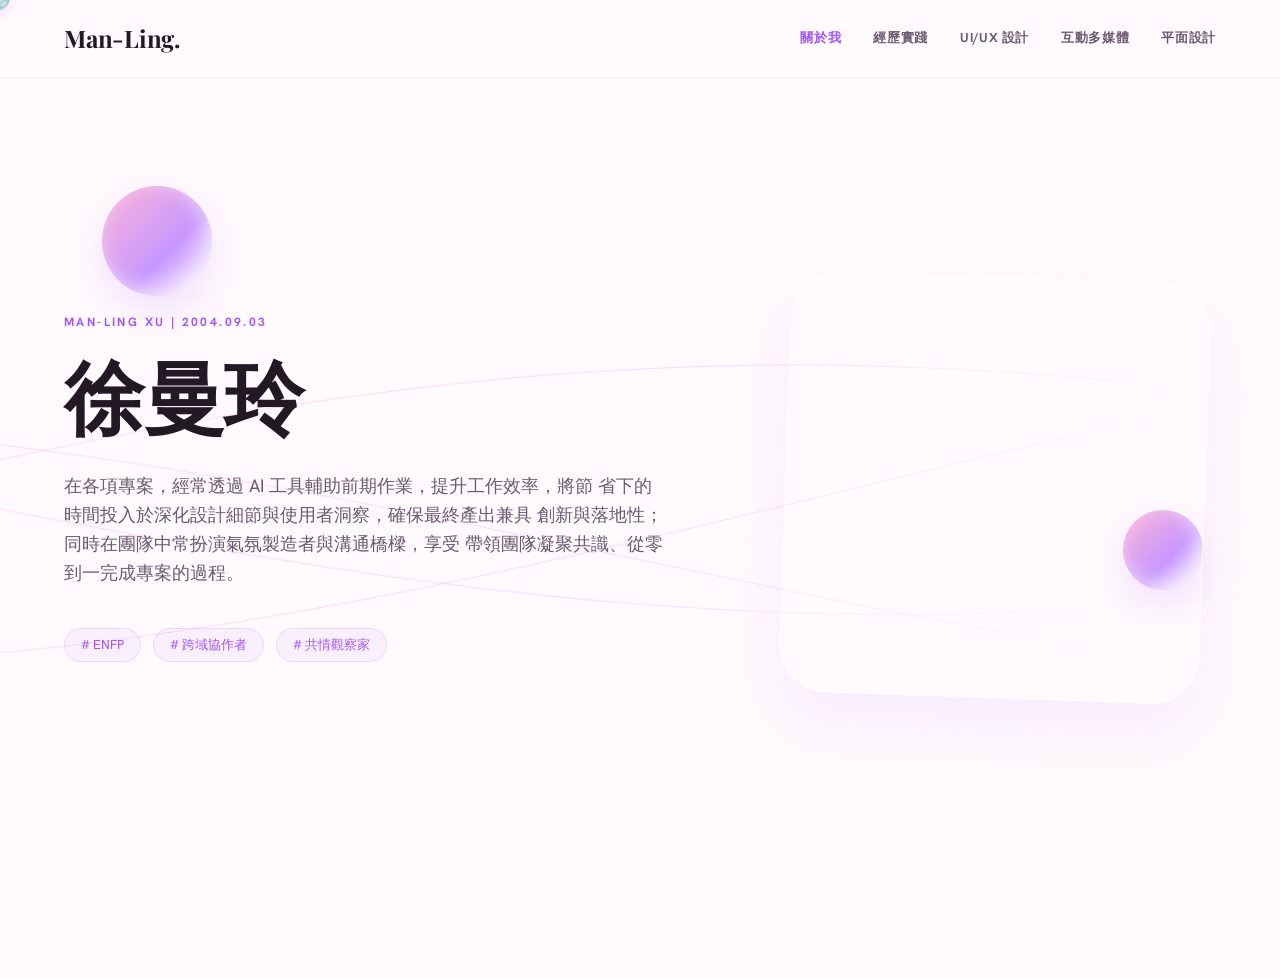
<file: index.html>
<!DOCTYPE html>
<html lang="zh-Hant-TW" class="scroll-smooth">

<head>
    <meta charset="utf-8" />
    <meta content="width=device-width, initial-scale=1.0" name="viewport" />
    <title>徐曼玲 Man-Ling XU | Portfolio</title>
    <link
        href="https://fonts.googleapis.com/css2?family=Playfair+Display:ital,wght@0,600;0,700;1,600&family=Hanken+Grotesk:wght@400;700&display=swap"
        rel="stylesheet" />
    <link href="https://fonts.googleapis.com/css2?family=Material+Symbols+Outlined:wght,FILL@100..700,0..1&display=swap"
        rel="stylesheet" />
    <link rel="stylesheet" href="./portfolio/style.css">
</head>

<body>

    <div class="custom-cursor" id="cursor"></div>

    <header class="site-header">
        <nav class="nav-container">
            <a class="nav-logo" href="index.html">Man-Ling.</a>
            <div class="nav-links">
                <a class="nav-link active" href="index.html">關於我</a>
                <a class="nav-link" href="./portfolio/experience.html">經歷實踐</a>
                <a class="nav-link" href="./portfolio/uiux.html">UI/UX 設計</a>
                <a class="nav-link" href="./portfolio/interactive.html">互動多媒體</a>
                <a class="nav-link" href="./portfolio/graphic.html">平面設計</a>
            </div>
        </nav>
    </header>

    <main class="abstract-theme" id="main-canvas">
        <canvas id="fluid-bg"></canvas>

        <div class="floating-sphere sphere-1"></div>
        <div class="floating-sphere sphere-2"></div>

        <section class="hero-section" id="about">
            <div class="hero-content">
                <span class="hero-tagline animate-fade-in">MAN-LING XU | 2004.09.03</span>
                <h1 class="hero-title animate-fade-in delay-1">
                    <span class="Chinese-name-text">徐曼玲</span>
    
                </h1>
                <p class="hero-description animate-fade-in delay-2">
                    在各項專案，經常透過 AI 工具輔助前期作業，提升工作效率，將節
                    省下的時間投入於深化設計細節與使用者洞察，確保最終產出兼具
                    創新與落地性；同時在團隊中常扮演氣氛製造者與溝通橋樑，享受
                    帶領團隊凝聚共識、從零到一完成專案的過程。
                </p>
                <div class="trait-tags animate-fade-in delay-3">
                    <span class="trait-tag"># ENFP</span>
                    <span class="trait-tag"># 跨域協作者</span>
                    <span class="trait-tag"># 共情觀察家</span>
                </div>
            </div>

            <div class="hero-visual animate-fade-in delay-4">
                <div class="hero-image-container">
                    <div class="hero-image-slider">
                        <img class="slider-img" alt="徐曼玲 照片1" src="./images/myself.jpg" />
                        <img class="slider-img" alt="徐曼玲 照片2" src="./images/myself.jpg" />
                        <img class="slider-img" alt="徐曼玲 照片3" src="./images/myself.jpg" />
                    </div>
                    <div class="vapor-overlay"></div>
                </div>
            </div>
        </section>
    </main>

    <!-- <footer class="site-footer">
        <div class="footer-info">
            <span class="footer-logo">徐曼玲 Man-Ling XU</span>
            <p class="footer-copyright">© 2026 Portfolio. Built with Fluid Aesthetics.</p>
        </div>
        <div class="footer-links">
            <a class="footer-link" href="mailto:mina20049393@gmail.com">mina20049393@gmail.com</a>
        </div>
    </footer> -->

    <script src="./portfolio/script.js"></script>
</body>

</html>
</file>
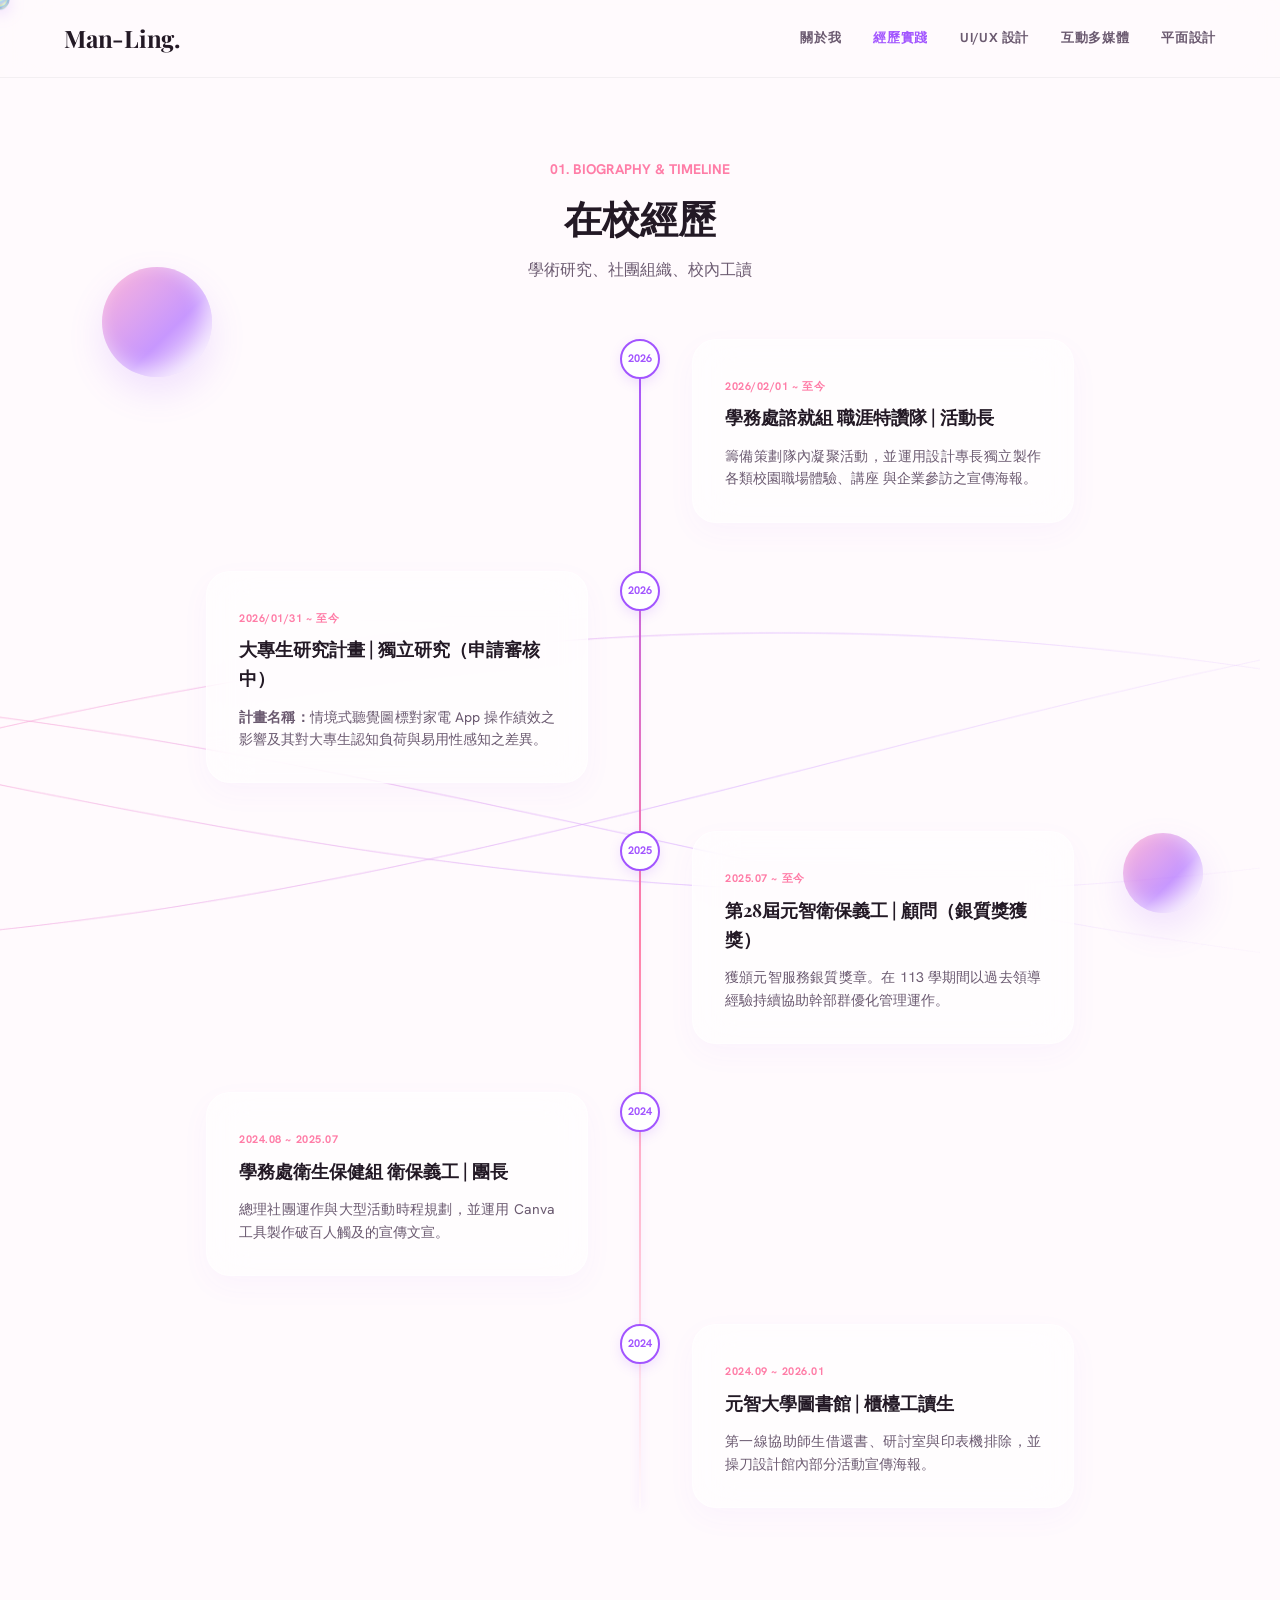
<file: portfolio/experience.html>
<!DOCTYPE html>
<html lang="zh-Hant-TW">
<head>
    <meta charset="utf-8"/>
    <meta content="width=device-width, initial-scale=1.0" name="viewport"/>
    <title>經歷與實踐 | 徐曼玲 Man-Ling XU</title>
    <link href="https://fonts.googleapis.com/css2?family=Playfair+Display:ital,wght@0,600;0,700;1,600&family=Hanken+Grotesk:wght@400;700&display=swap" rel="stylesheet"/>
    <link href="https://fonts.googleapis.com/css2?family=Material+Symbols+Outlined:wght,FILL@100..700,0..1&display=swap" rel="stylesheet"/>
    <link rel="stylesheet" href="style.css">
</head>
<body>
    <div class="custom-cursor" id="cursor"></div>
    
    <header class="site-header">
        <nav class="nav-container">
            <a class="nav-logo" href="../index.html">Man-Ling.</a>
            <div class="nav-links">
                <a class="nav-link" href="../index.html">關於我</a>
                <a class="nav-link active" href="./experience.html">經歷實踐</a>
                <a class="nav-link" href="./uiux.html">UI/UX 設計</a>
                <a class="nav-link" href="./interactive.html">互動多媒體</a>
                <a class="nav-link" href="./graphic.html">平面設計</a>
            </div>
        </nav>
    </header>

    <main class="abstract-theme" id="main-canvas">
        <canvas id="fluid-bg"></canvas>
        
        <div class="floating-sphere sphere-1"></div>
        <div class="floating-sphere sphere-2"></div>

        <section class="portfolio-section" style="padding-top: 5rem;">
            <div class="section-header" style="max-width: 800px; margin: 0 auto 3rem; text-align: center;">
                <span class="section-num">01. BIOGRAPHY & TIMELINE</span>
                <h2 class="section-title">在校經歷</span></h2>
                <p class="section-subtitle">學術研究、社團組織、校內工讀</p>
            </div>
            
            <div class="timeline-container reveal-on-scroll is-visible">
                <div class="timeline-item">
                    <div class="timeline-badge">2026</div>
                    <div class="timeline-panel glass-pane">
                        <span class="timeline-date">2026/02/01 ~ 至今</span>
                        <h3 class="timeline-title">學務處諮就組 職涯特讚隊 | 活動長</h3>
                        <p class="timeline-desc">籌備策劃隊內凝聚活動，並運用設計專長獨立製作各類校園職場體驗、講座 與企業參訪之宣傳海報。</p>
                    </div>
                </div>
                <div class="timeline-item">
                    <div class="timeline-badge">2026</div>
                    <div class="timeline-panel glass-pane">
                        <span class="timeline-date">2026/01/31 ~ 至今</span>
                        <h3 class="timeline-title">大專生研究計畫 | 獨立研究（申請審核中）</h3>
                        <p class="timeline-desc"><strong>計畫名稱：</strong>情境式聽覺圖標對家電 App 操作績效之影響及其對大專生認知負荷與易用性感知之差異。</p>
                    </div>
                </div>
                <div class="timeline-item">
                    <div class="timeline-badge">2025</div>
                    <div class="timeline-panel glass-pane">
                        <span class="timeline-date">2025.07 ~ 至今</span>
                        <h3 class="timeline-title">第28屆元智衛保義工 | 顧問（銀質獎獲獎）</h3>
                        <p class="timeline-desc">獲頒元智服務銀質獎章。在 113 學期間以過去領導經驗持續協助幹部群優化管理運作。</p>
                    </div>
                </div>
                <div class="timeline-item">
                    <div class="timeline-badge">2024</div>
                    <div class="timeline-panel glass-pane">
                        <span class="timeline-date">2024.08 ~ 2025.07</span>
                        <h3 class="timeline-title">學務處衛生保健組 衛保義工 | 團長</h3>
                        <p class="timeline-desc">總理社團運作與大型活動時程規劃，並運用 Canva 工具製作破百人觸及的宣傳文宣。</p>
                    </div>
                </div>
                <div class="timeline-item">
                    <div class="timeline-badge">2024</div>
                    <div class="timeline-panel glass-pane">
                        <span class="timeline-date">2024.09 ~ 2026.01</span>
                        <h3 class="timeline-title">元智大學圖書館 | 櫃檯工讀生</h3>
                        <p class="timeline-desc">第一線協助師生借還書、研討室與印表機排除，並操刀設計館內部分活動宣傳海報。</p>
                    </div>
                </div>
            </div>
        </section>
    </main>

    <script src="script.js"></script>
</body>
</html>
</file>
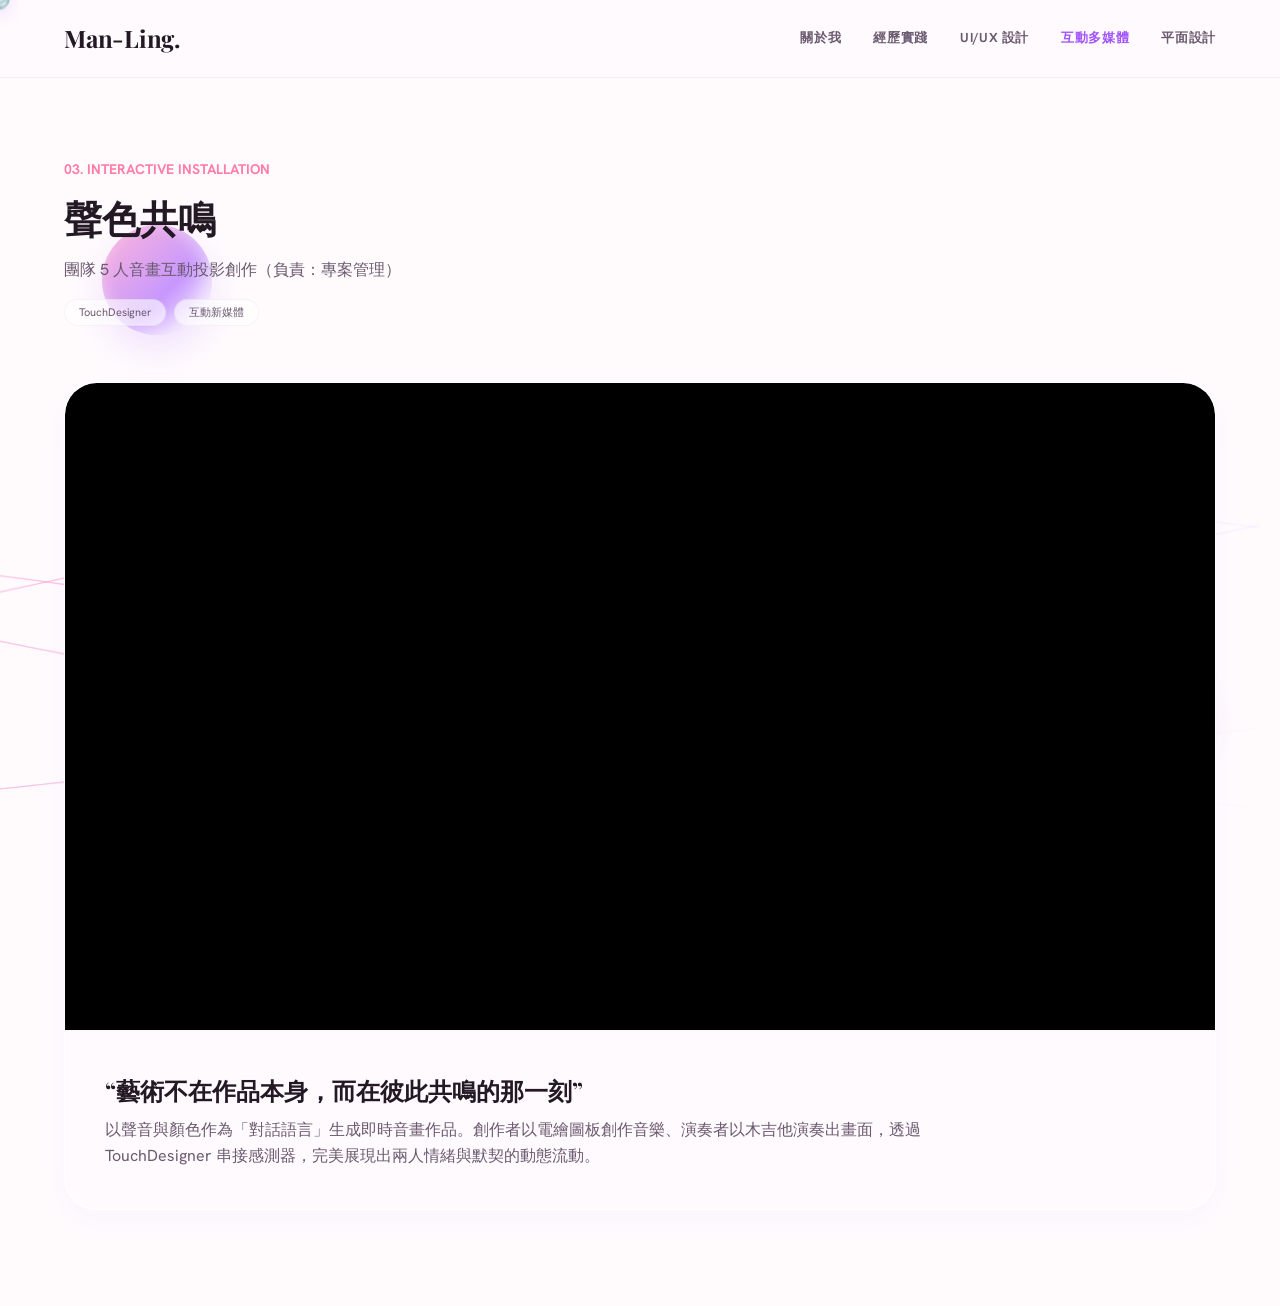
<file: portfolio/interactive.html>
<!DOCTYPE html>
<html lang="zh-Hant-TW">
<head>
    <meta charset="utf-8"/>
    <meta content="width=device-width, initial-scale=1.0" name="viewport"/>
    <title>互動多媒體設計 | 徐曼玲 Man-Ling XU</title>
    <link href="https://fonts.googleapis.com/css2?family=Playfair+Display:ital,wght@0,600;0,700;1,600&family=Hanken+Grotesk:wght@400;700&display=swap" rel="stylesheet"/>
    <link rel="stylesheet" href="style.css">
</head>
<body>
    <div class="custom-cursor" id="cursor"></div>
    
    <header class="site-header">
        <nav class="nav-container">
            <a class="nav-logo" href="../index.html">Man-Ling.</a>
            <div class="nav-links">
                <a class="nav-link" href="../index.html">關於我</a>
                <a class="nav-link" href="./experience.html">經歷實踐</a>
                <a class="nav-link" href="./uiux.html">UI/UX 設計</a>
                <a class="nav-link active" href="./interactive.html">互動多媒體</a>
                <a class="nav-link" href="./graphic.html">平面設計</a>
            </div>
        </nav>
    </header>

    <main class="abstract-theme" id="main-canvas">
        <canvas id="fluid-bg"></canvas>
        
        <div class="floating-sphere sphere-1"></div>
        <div class="floating-sphere sphere-2"></div>

        <section class="portfolio-section" style="padding-top: 5rem;">
            <div class="section-header">
                <div>
                    <span class="section-num">03. INTERACTIVE INSTALLATION</span>
                    <h2 class="section-title">聲色共鳴</h2>
                    <p class="section-subtitle">團隊 5 人音畫互動投影創作（負責：專案管理）</p>
                </div>
                <div class="badge-container">
                    <span class="badge">TouchDesigner</span>
                    <span class="badge">互動新媒體</span>
                </div>
            </div>
            <!-- 互動作品影音展示區 -->
            <div class="bento-grid">
                <div class="bento-card col-span-12 glass-pane reveal-on-scroll" style="height: auto; min-height: 500px;">
                    
                    <!-- YouTube 響應式影片外殼 -->
                    <div class="youtube-responsive-container" style="position: relative; width: 100%; padding-bottom: 56.25%; height: 0; background-color: #000; border-radius: var(--radius-card) var(--radius-card) 0 0; overflow: hidden;">
                        
                        <!-- 💡 修正點：加上 position: absolute 以及寬高 100%，讓影片完美適中填滿外殼 -->
                        <iframe
                            src="https://www.youtube.com/embed/O6b20dgkGTc?si=3Si_tc3ffaPYzF5v" 
                            title="YouTube video player" 
                            frameborder="0" 
                            allow="accelerometer; autoplay; clipboard-write; encrypted-media; gyroscope; picture-in-picture; web-share" 
                            referrerpolicy="strict-origin-when-cross-origin" 
                            allowfullscreen
                            style="position: absolute; top: 0; left: 0; width: 100%; height: 100%; border: none;">
                        </iframe>
                    </div>

                    <!-- 下方文字論述區塊 -->
                    <div class="card-overlay gradient-bottom" style="position: relative; background: rgba(255, 250, 253, 0.85); padding: 2.5rem; border-radius: 0 0 var(--radius-card) var(--radius-card); border-top: 1px solid rgba(0,0,0,0.02);">
                        <h3 class="card-title-lg" style="margin-bottom: 0.5rem; color: var(--color-on-surface);">“藝術不在作品本身，而在彼此共鳴的那一刻”</h3>
                        <p class="card-desc" style="max-width: 850px; color: var(--color-on-surface-variant);">
                            以聲音與顏色作為「對話語言」生成即時音畫作品。創作者以電繪圖板創作音樂、演奏者以木吉他演奏出畫面，透過 TouchDesigner 串接感測器，完美展現出兩人情緒與默契的動態流動。
                        </p>
                    </div>
                </div>
            </div>
        </section>
    </main>

    <script src="script.js"></script>
</body>
</html>
</file>
<file: portfolio/style.css>
/* ==========================================================================
   1. 曼玲的作品集專屬調色盤 - 【明亮極光流體版】
   ========================================================================== */
:root {
    --color-surface: #fffafd;               /* 明亮通透的柔粉白底色 */
    --color-on-surface: #231925;            /* 深紫灰文字（兼顧明亮與極佳易讀性） */
    --color-on-surface-variant: #6b5a70;    /* 優雅的煙燻紫灰次要字 */
    --color-primary: #a255ff;               /* 亮麗極光紫 */
    --color-accent-pink: #ff7da7;           /* 育秀盃未來寵物 APP 櫻花粉 */
    
    --radius-card: 2rem;
    --radius-full: 9999px;
    --padding-desktop: clamp(24px, 5vw, 80px);
    --gutter: 32px;
    --container-max-width: 1440px;

    --font-headline: 'Playfair Display', 'PingFang TC', serif;
    --font-body: 'Hanken Grotesk', 'PingFang TC', sans-serif;

    --fs-display: clamp(38px, 6vw, 76px);
    --fs-headline-lg: clamp(26px, 4vw, 38px);
    --fs-headline-sm: clamp(20px, 2.5vw, 24px);
    --fs-body-lg: clamp(16px, 1.5vw, 18px);
    --fs-body-md: 16px;
    --fs-label-caps: 12px;
}

/* ==========================================================================
   2. 全域基礎重設（防止邊距撐開跑版）
   ========================================================================== */
*, *::before, *::after {
    box-sizing: border-box;
    margin: 0;
    padding: 0;
}

html {
    scroll-behavior: smooth;
}

body {
    background-color: var(--color-surface);
    color: var(--color-on-surface);
    font-family: var(--font-body);
    font-size: var(--fs-body-md);
    line-height: 1.6;
    overflow-x: hidden;
    -webkit-font-smoothing: antialiased;
}

@media (min-width: 768px) {
    body { cursor: none; } /* 啟用自訂太極游標 */
}

/* ==========================================================================
   3. Canvas 背景與 3D 浮動球體
   ========================================================================== */
.abstract-theme {
    position: relative;
    min-height: 100vh;
    width: 100%;
    z-index: 1;
}

#fluid-bg {
    position: absolute;
    top: 0;
    left: 0;
    width: 100%;
    height: 100%;
    z-index: 0;
    pointer-events: none;
}

.floating-sphere {
    position: absolute;
    border-radius: 50%;
    background: linear-gradient(135deg, rgba(255, 153, 200, 0.7) 0%, rgba(162, 85, 255, 0.6) 60%, rgba(255, 255, 255, 0) 100%);
    box-shadow: 0 15px 35px rgba(162, 85, 255, 0.15), inset -6px -6px 20px rgba(255, 255, 255, 0.6);
    z-index: 2;
    pointer-events: none;
}

.sphere-1 { top: 12%; left: 8%; width: 110px; height: 110px; animation: floatY 14s infinite ease-in-out alternate; }
.sphere-2 { top: 48%; right: 6%; width: 80px; height: 80px; animation: floatY 10s infinite ease-in-out alternate-reverse; }
.sphere-3 { bottom: 15%; left: 15%; width: 50px; height: 50px; animation: floatY 7s infinite ease-in-out alternate; }

@keyframes floatY {
    0% { transform: translateY(0px) scale(1); filter: blur(2px); }
    100% { transform: translateY(-25px) scale(1.03); filter: blur(4px); }
}

/* ==========================================================================
   4. 導覽列與輕盈玻璃擬態卡片（修正過於透明導致疊字的問題）
   ========================================================================== */
.site-header {
    position: sticky;
    top: 0;
    width: 100%;
    /* 調整磨砂玻璃的飽和度，避免滾動時後方文字穿透雜亂 */
    background: rgba(255, 250, 253, 0.75); 
    backdrop-filter: blur(24px);
    -webkit-backdrop-filter: blur(24px);
    border-bottom: 1px solid rgba(35, 25, 37, 0.05);
    z-index: 100;
}

.nav-container {
    display: flex;
    justify-content: space-between;
    align-items: center;
    padding: 1.2rem var(--padding-desktop);
    max-width: var(--container-max-width);
    margin: 0 auto;
}

.nav-logo {
    font-family: var(--font-headline);
    font-size: var(--fs-headline-sm);
    font-weight: 700;
    color: var(--color-on-surface);
    text-decoration: none;
    letter-spacing: -0.01em;
}

.nav-links { display: none; gap: 32px; }
@media (min-width: 1024px) { .nav-links { display: flex; } }

.nav-link {
    font-size: 13px;
    font-weight: 700;
    color: var(--color-on-surface-variant);
    text-decoration: none;
    letter-spacing: 0.05em;
    transition: color 0.3s;
}
.nav-link:hover, .nav-link.active { color: var(--color-primary); }

.btn {
    display: inline-flex;
    align-items: center;
    justify-content: center;
    padding: 0.7rem 1.6rem;
    border-radius: var(--radius-full);
    border: none;
    font-size: 12px;
    font-weight: 700;
    cursor: pointer;
    transition: all 0.3s ease;
    text-decoration: none;
}

.btn-primary {
    background: linear-gradient(90deg, #a255ff, var(--color-accent-pink));
    color: #ffffff;
    box-shadow: 0 8px 20px rgba(162, 85, 255, 0.2);
}
.btn-primary:hover {
    transform: translateY(-2px);
    box-shadow: 0 12px 28px rgba(162, 85, 255, 0.35);
}

.glass-pane {
    background: rgba(255, 255, 255, 0.55);
    backdrop-filter: blur(20px);
    -webkit-backdrop-filter: blur(20px);
    border: 1px solid rgba(255, 255, 255, 0.6);
    box-shadow: 0 10px 30px rgba(162, 85, 255, 0.04);
}

/* ==========================================================================
   5. 補齊結構排版樣式（防範 Bento Grid 跑版的核心）
   ========================================================================== */
.hero-section {
    position: relative;
    z-index: 10;
    min-height: calc(100vh - 80px);
    display: grid;
    grid-template-columns: 1fr;
    align-items: center;
    padding: var(--padding-desktop);
    max-width: var(--container-max-width);
    margin: 0 auto;
    gap: 48px;
}
@media (min-width: 1024px) { .hero-section { grid-template-columns: 1.2fr 0.8fr; } }

.hero-tagline {
    display: block;
    font-size: var(--fs-label-caps);
    font-weight: 700;
    color: var(--color-primary);
    letter-spacing: 0.2em;
    margin-bottom: 1rem;
}

.hero-title { font-family: var(--font-headline); font-size: 80px; color: var(--color-on-surface); line-height: 1.15; margin-bottom: 2rem; }
.hero-description { color: var(--color-on-surface-variant); font-size: var(--fs-body-lg); margin-bottom: 2.5rem; max-width: 600px; }

.trait-tags { display: flex; gap: 12px; flex-wrap: wrap; }
.trait-tag {
    background: rgba(162, 85, 255, 0.06);
    border: 1px solid rgba(162, 85, 255, 0.15);
    padding: 6px 16px;
    border-radius: var(--radius-full);
    font-size: 13px;
    color: var(--color-primary);
}

.hero-image-container {
    width: 100%;
    max-width: 420px;
    aspect-ratio: 1 / 1;
    border-radius: 3rem;
    overflow: hidden;
    transform: rotate(2deg);
    box-shadow: 0 30px 60px rgba(162, 85, 255, 0.08);
    border: 1px solid rgba(255, 255, 255, 0.8);
    margin: 0 auto;
}

.cover-img { width: 100%; height: 100%; object-fit: cover; }
.Chinese-name-text { font-size: 80px}

/* Bento 網格系統 */
.portfolio-section { position: relative; z-index: 10; padding: 6rem var(--padding-desktop); max-width: var(--container-max-width); margin: 0 auto; }
.section-num { font-size: 14px; font-weight: 700; color: var(--color-accent-pink); display: block; margin-bottom: 0.5rem; }
.section-title { font-family: var(--font-headline); font-size: var(--fs-headline-lg); color: var(--color-on-surface); }
.section-subtitle { color: var(--color-on-surface-variant); margin-top: 0.5rem; }

.badge-container { display: flex; gap: 8px; margin-top: 1rem; flex-wrap: wrap; }
.badge { padding: 4px 14px; background: rgba(255, 255, 255, 0.6); border: 1px solid rgba(0, 0, 0, 0.04); border-radius: var(--radius-full); font-size: 11px; color: var(--color-on-surface-variant); }
.logo { padding: 4px 14px; background: rgba(255, 255, 255, 0.6); border: 1px solid rgba(255, 255, 255, 0.04); border-radius: var(--radius-full); font-size: 11px; color: var(--color-on-surface-variant); }

.bento-grid { display: grid; grid-template-columns: 1fr; gap: var(--gutter); margin-top: 3.5rem; }
@media (min-width: 768px) { .bento-grid { grid-template-columns: repeat(12, 1fr); } }

.bento-card { position: relative; border-radius: var(--radius-card); overflow: hidden; min-height: 260px; transition: all 0.5s cubic-bezier(0.16, 1, 0.3, 1); }
.bento-card:hover { transform: translateY(-5px); border-color: rgba(162, 85, 255, 0.3); box-shadow: 0 30px 60px rgba(162, 85, 255, 0.08); }

@media (min-width: 768px) {
    .col-span-12 { grid-column: span 12; }
    .col-span-8 { grid-column: span 8; }
    .col-span-7 { grid-column: span 7; }
    .col-span-5 { grid-column: span 5; }
    .col-span-4 { grid-column: span 4; }
}

.card-text-content { padding: 2.5rem; }
.card-inner-title { font-family: var(--font-headline); font-size: var(--fs-headline-sm); color: var(--color-on-surface); margin-bottom: 1rem; }
.card-inner-desc { color: var(--color-on-surface-variant); font-size: var(--fs-body-lg); }
.card-inner-info { color: var(--color-on-surface-variant); }

.blueprint-mini-grid { display: grid; grid-template-columns: 1fr; gap: 24px; margin-top: 2rem; }
@media (min-width: 768px) { .blueprint-mini-grid { grid-template-columns: repeat(3, 1fr); } }
.blueprint-node h4 { font-size: 14px; color: var(--color-primary); margin-bottom: 0.5rem; }
.blueprint-node p { font-size: 14px; color: var(--color-on-surface-variant); }

.work-title { font-family: var(--font-headline); font-size: 20px; color: var(--color-on-surface); margin: 0.5rem 0; }
.work-desc { font-size: 14px; color: var(--color-on-surface-variant); }
.card-tag { font-size: 11px; color: var(--color-accent-pink); font-weight: 700; text-transform: uppercase; }

.card-overlay { position: absolute; inset: 0; padding: 3rem; display: flex; flex-direction: column; justify-content: flex-end; }
.gradient-bottom { background: linear-gradient(to top, rgba(255, 250, 253, 0.9) 0%, transparent 80%); }
.card-title-lg { font-family: var(--font-headline); font-size: var(--fs-headline-sm); color: var(--color-on-surface); margin-bottom: 0.5rem; }
.card-desc { color: var(--color-on-surface-variant); font-size: var(--fs-body-md); }

/* ==========================================================================
   6. 獨立頁面時間軸樣式表 (Timeline Section)
   ========================================================================== */
.timeline-container { position: relative; max-width: 900px; margin: 3.5rem auto 0; padding: 0 1rem; }
.timeline-container::before {
    content: ''; position: absolute; top: 0; bottom: 0; width: 2px;
    background: linear-gradient(to bottom, var(--color-primary), var(--color-accent-pink), transparent);
    left: 31px; box-shadow: 0 0 10px rgba(162, 85, 255, 0.2);
}
@media (min-width: 768px) { .timeline-container::before { left: 50%; transform: translateX(-50%); } }

.timeline-item { position: relative; margin-bottom: 3rem; display: flex; flex-direction: column; }
@media (min-width: 768px) { .timeline-item { flex-direction: row; justify-content: space-between; } }

.timeline-badge {
    position: absolute; left: 12px; width: 40px; height: 40px; border-radius: 50%;
    background: #ffffff; border: 2px solid var(--color-primary); color: var(--color-primary);
    font-size: 11px; font-weight: 700; display: flex; align-items: center; justify-content: center; z-index: 10;
    box-shadow: 0 4px 12px rgba(162, 85, 255, 0.15);
}
@media (min-width: 768px) { .timeline-badge { left: 50%; transform: translateX(-50%); } }

.timeline-panel { position: relative; width: calc(100% - 60px); margin-left: 60px; padding: 2rem; border-radius: 1.5rem; transition: border-color 0.4s ease; }
@media (min-width: 768px) {
    .timeline-panel { width: 44%; margin-left: 0; }
    .timeline-item:nth-child(odd) .timeline-panel { margin-left: auto; }
    .timeline-item:nth-child(even) .timeline-panel { margin-right: auto; }
}
.timeline-panel:hover { border-color: var(--color-accent-pink); }
.timeline-date { display: inline-block; font-size: 11px; font-weight: 700; color: var(--color-accent-pink); letter-spacing: 0.05em; margin-bottom: 0.5rem; }
.timeline-title { font-family: var(--font-headline); font-size: 18px; color: var(--color-on-surface); margin-bottom: 0.8rem; }
.timeline-desc { font-size: 14px; color: var(--color-on-surface-variant); text-align: justify; }

/* ==========================================================================
   7. 游標與滾動動畫
   ========================================================================== */
.custom-cursor {
    display: none;
    width: 28px;
    height: 28px;
    position: fixed;
    pointer-events: none;
    z-index: 9999;
    background-image: url('../images/3DBubbles.png');
    background-size: contain;
    background-repeat: no-repeat;
    filter: drop-shadow(0 4px 8px rgba(162, 85, 255, 0.2));
    transform: translate(-50%, -50%);
    transition: transform 0.08s ease-out;
}
@media (min-width: 768px) { .custom-cursor { display: block; } }
.custom-cursor.click-effect { transform: translate(-50%, -50%) scale(1.3) rotate(90deg); }

.reveal-on-scroll {
    opacity: 0;
    transform: translateY(30px);
    transition: opacity 1s cubic-bezier(0.16, 1, 0.3, 1), transform 1s cubic-bezier(0.16, 1, 0.3, 1);
}
.reveal-on-scroll.is-visible { opacity: 1; transform: translateY(0); }
/* 
.site-footer { padding: 1rem var(--padding-desktop); display: flex; justify-content: space-between; align-items: center; border-top: 1px solid rgba(0,0,0,0.03); position: relative; z-index: 10; }
.footer-logo { font-family: var(--font-headline); color: var(--color-on-surface); font-weight: 700; }
.footer-links .footer-link { color: var(--color-on-surface-variant); text-decoration: none; font-size: 14px; }
.footer-links .footer-link:hover { color: var(--color-primary); } */

/* ==========================================================================
   8. 平面設計卡片圖片修正規範 與 互動燈箱 (Lightbox Overlay)
   ========================================================================== */

/* 修正卡片架構：使其可控制圖片高度 */
.bento-card {
    display: flex;
    flex-direction: column;
    cursor: pointer; /* 讓使用者知道可以點擊 */
}

/* 圖片外層包裝：約束高度，切齊邊緣 */
.card-img-wrapper {
    width: 100%;
    height: 280px; /* 約束卡片內的圖片高度，防止太大撐破版面 */
    overflow: hidden;
    position: relative;
    display: flex;
}

/* 雙圖片並排修正 (專屬第一張卡片) */
.card-img-wrapper.multi-img .portfolio-img {
    width: 50%;
    height: 100%;
    border-right: 1px solid rgba(255, 255, 255, 0.4);
}
.card-img-wrapper.multi-img .portfolio-img:last-child {
    border-right: none;
}

/* 圖片渲染控制 */
.portfolio-img {
    width: 100%;
    height: 100%;
    object-fit: cover; /* 等比例縮放並填滿，絕不變形 */
    object-position: center top; /* 靠上居中對齊海報焦點 */
    transition: transform 0.6s cubic-bezier(0.16, 1, 0.3, 1);
}

/* 滑鼠懸停放大特效 */
.bento-card:hover .portfolio-img {
    transform: scale(1.04);
}

.card-text-content {
    padding: 1.8rem 2rem 2rem;
}

/* -----------------------------------------
   燈箱彈出視窗 (Modal) 核心與優化樣式
   ----------------------------------------- */
.lightbox-overlay {
    position: fixed;
    inset: 0;
    background: rgba(23, 16, 26, 0.45); /* 更優雅通透的深紫灰遮罩 */
    backdrop-filter: blur(16px);
    -webkit-backdrop-filter: blur(16px);
    z-index: 2000;
    display: flex;
    align-items: center;
    justify-content: center;
    padding: 24px;
    opacity: 0;
    pointer-events: none;
    transition: opacity 0.4s cubic-bezier(0.16, 1, 0.3, 1);
}

/* 當燈箱啟用時 */
.lightbox-overlay.active {
    opacity: 1;
    pointer-events: auto;
}

/* 燈箱本體容器 (延續整體明亮玻璃擬態) */
.lightbox-content {
    width: 100%;
    max-width: 1000px;
    max-height: 90vh;
    border-radius: 2.5rem;
    position: relative;
    overflow-y: auto; 
    padding: 3.5rem 3rem 3rem;
    box-shadow: 0 40px 80px rgba(162, 85, 255, 0.12);
    transform: translateY(20px) scale(0.97);
    transition: transform 0.5s cubic-bezier(0.16, 1, 0.3, 1);
}

.lightbox-close {
    position: absolute;
    top: 24px;
    right: 28px;
    background: rgba(35, 25, 37, 0.05);
    border: none;
    width: 36px;
    height: 36px;
    border-radius: 50%;
    font-size: 24px;
    color: var(--color-on-surface);
    display: flex;
    align-items: center;
    justify-content: center;
    cursor: pointer;
    transition: all 0.3s cubic-bezier(0.16, 1, 0.3, 1);
    z-index: 10;
}
.lightbox-close:hover {
    background: var(--color-on-surface);
    color: #ffffff;
    transform: scale(1.08);
}

.lightbox-body {
    display: grid;
    grid-template-columns: 1fr;
    gap: 36px;
}
@media (min-width: 768px) {
    .lightbox-body {
        grid-template-columns: 1.1fr 0.9fr; 
    }
}

.lightbox-media {
    display: flex;
    gap: 12px;
    justify-content: center;
    align-items: center;
}

.lightbox-img {
    width: 100%;
    max-height: 90vh;
    object-fit: contain; 
    /* border-radius: 1.2rem; */
    box-shadow: 0 15px 35px rgba(35, 25, 37, 0.08);
    background: rgba(255, 255, 255, 0.3);
}

.lightbox-media img:only-child { width: 100%; }
.lightbox-media img:not(:only-child) { width: calc(50% - 6px); }

.lightbox-info {
    display: flex;
    flex-direction: column;
    justify-content: center;
}

.lightbox-detailed-desc {
    margin-top: 1.2rem;
    font-size: 14px;
    line-height: 1.75;
    color: var(--color-on-surface);
    text-align: justify;
}
/* ==========================================================================
   12. 關於我 - 照片自動輪播特效 (CSS Slider Animation)
   ========================================================================== */
.hero-image-slider {
    position: relative;
    width: 100%;
    height: 100%;
    overflow: hidden;
}

.slider-img {
    position: absolute;
    top: 0;
    left: 0;
    width: 100%;
    height: 100%;
    object-fit: cover;
    opacity: 0;
    /* 透過平滑的淡入淡出（crossfade）切換照片 */
    transition: opacity 1.5s ease-in-out;
    animation: imageSlider 12s infinite ease-in-out;
}

/* 計算三張照片各自的定時淡入淡出時間點（總時長 12 秒） */
.slider-img:nth-child(1) { animation-delay: 0s; }
.slider-img:nth-child(2) { animation-delay: 4s; }
.slider-img:nth-child(3) { animation-delay: 8s; }

@keyframes imageSlider {
    0%, 33.33% { opacity: 1; z-index: 2; }   /* 顯示 */
    41.66%, 91.66% { opacity: 0; z-index: 1; } /* 隱藏 */
    100% { opacity: 1; z-index: 2; }         /* 循環回到第一張 */
}
</file>
